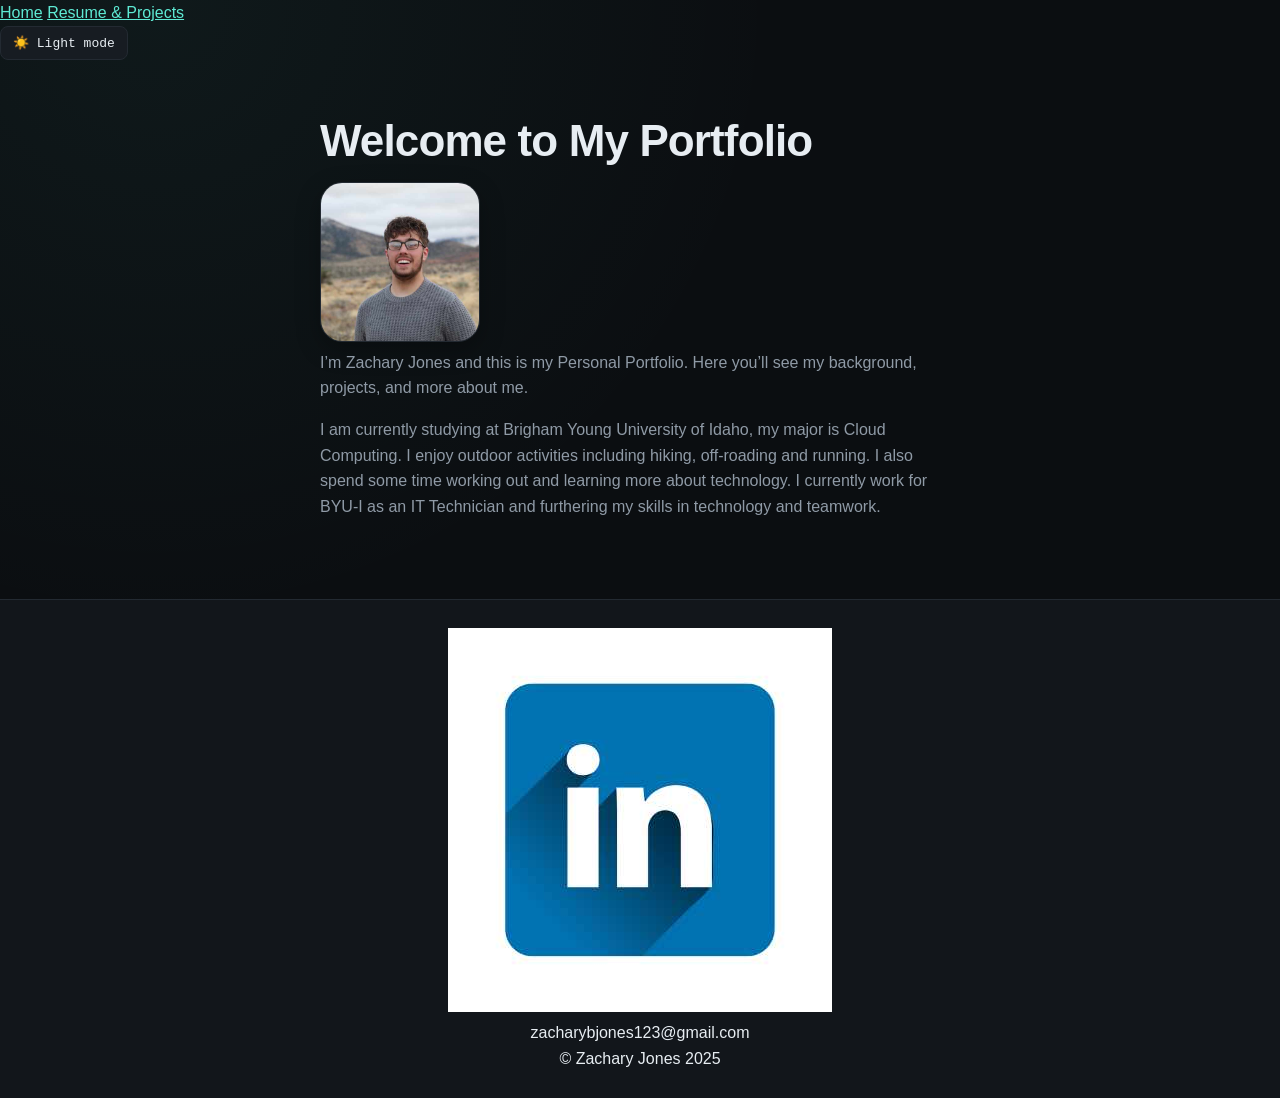
<file: index.html>
<!DOCTYPE html>
<html lang="en">
<head>
  <meta charset="UTF-8">
  <title>My Personal Portfolio</title>
  <meta name="viewport" content="width=device-width, initial-scale=1">
  <meta name="description" content="A personal portfolio site showcasing my resume, projects, and accomplishments.">
  <meta name="author" content="Zachary Jones">
  <!-- External CSS File -->
  <link rel="stylesheet" href="portfolio.css">
</head>
<body class="home">
  <div class="wrapper">
  <header>
    <nav>
      <a href="index.html">Home</a>
      <a href="resume.html">Resume &amp; Projects</a>
    </nav>
    <button class="toggle-button" id="darkModeToggle">Toggle Dark/Light Mode</button>
    </header>
  </header>
  <div class="container">
    <h1>Welcome to My Portfolio</h1>
    <!-- Placeholder for your picture -->
    <img src="ProfassionalPicture.jpg" alt="A picture the author of the page, Zachary Jones" width="600" height="400" class="profile-pic">
    <p>I’m Zachary Jones and this is my Personal Portfolio. Here you’ll see my background, projects, and more about me.</p>
    <p>I am currently studying at Brigham Young University of Idaho, my major is Cloud Computing. I enjoy outdoor activities including hiking, off-roading and running. I also spend some time working out and learning more about technology. I currently work for BYU-I as an IT Technician and furthering my skills in technology and teamwork.</p>

  </div>
  <footer>
    <div class="footer-item">
      <a href="https://www.linkedin.com/in/zachary-jones11/" target="_blank">
        <img src="linked-in.jpg" alt="LinkedIn Logo" />
      </a>
    </div>
    <div class="footer-item email">
      <div>zacharybjones123@gmail.com</div>
    </div>
    <div class="footer-item">
      &copy; Zachary Jones 2025
    </div>
  </footer>
</div>
  <!-- Include our dynamic script file -->
  <script src="portfolio.js"></script>
</body>
</html>
</file>
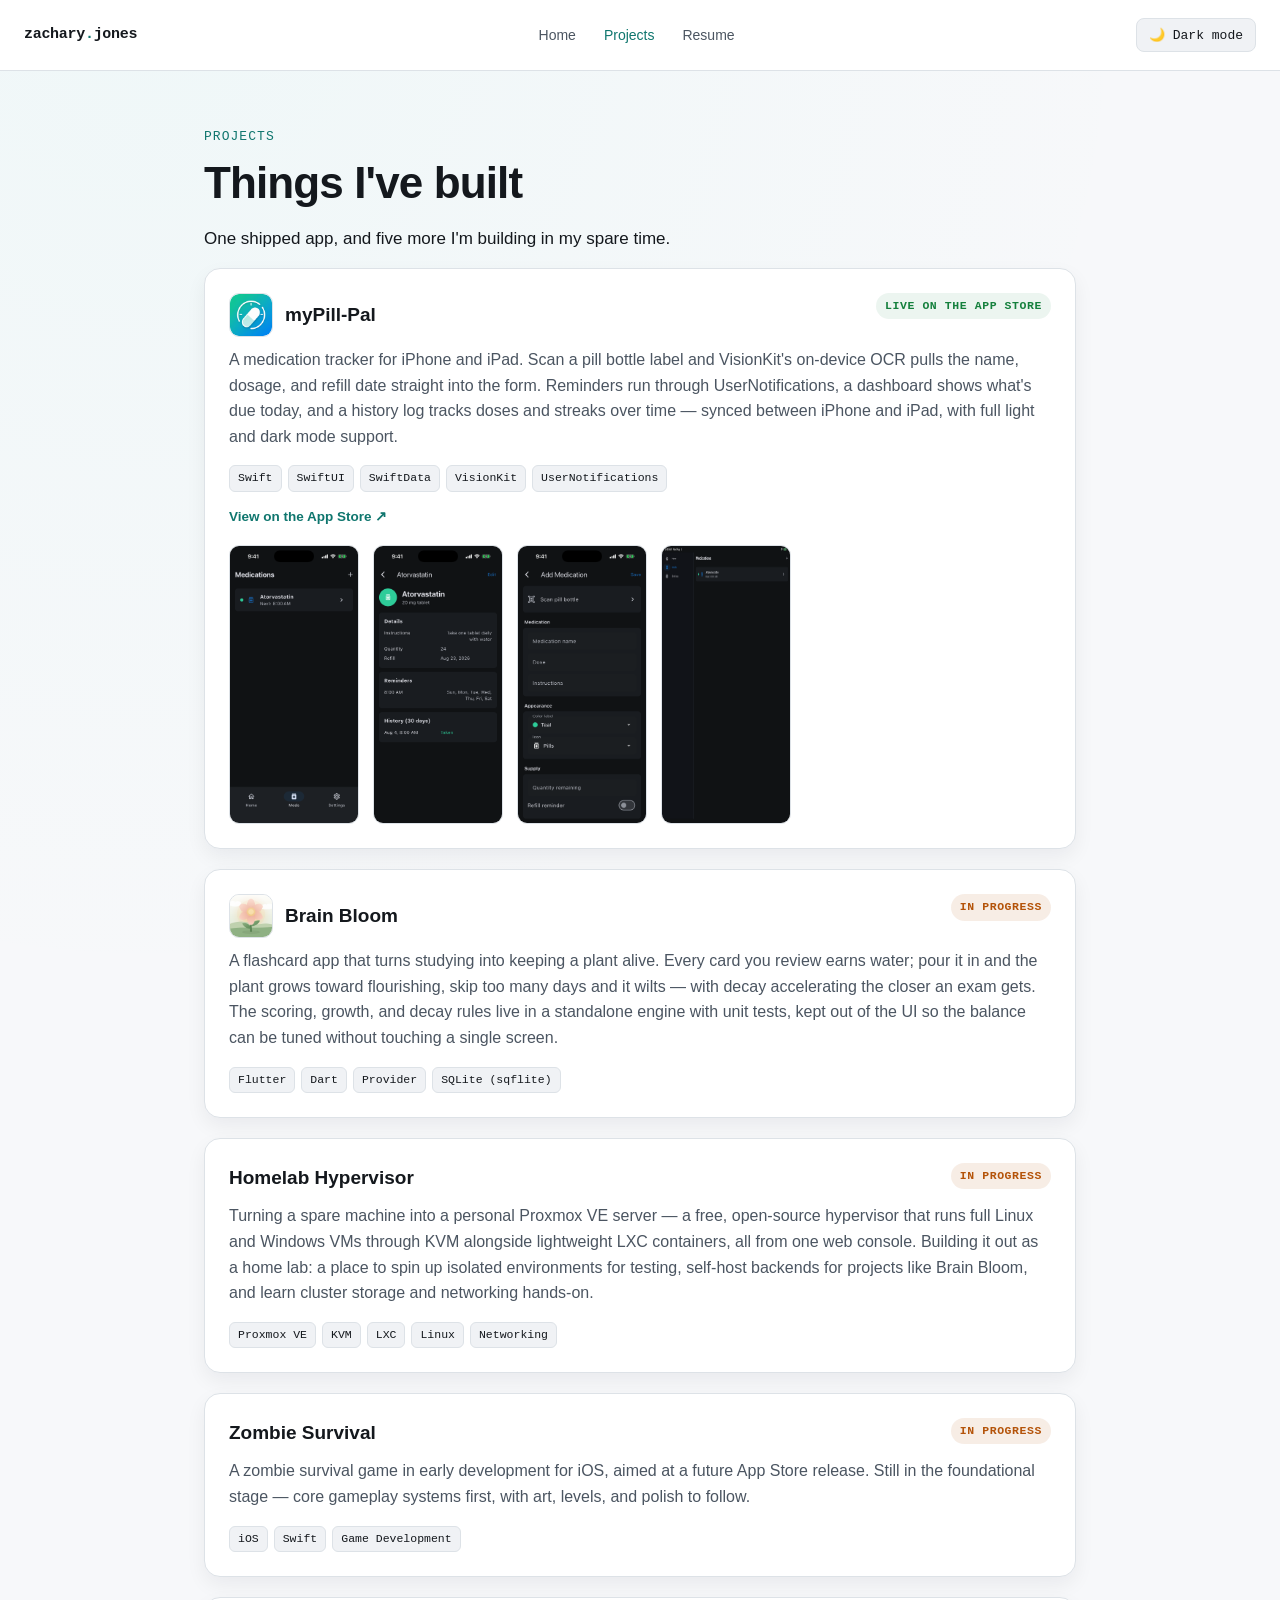
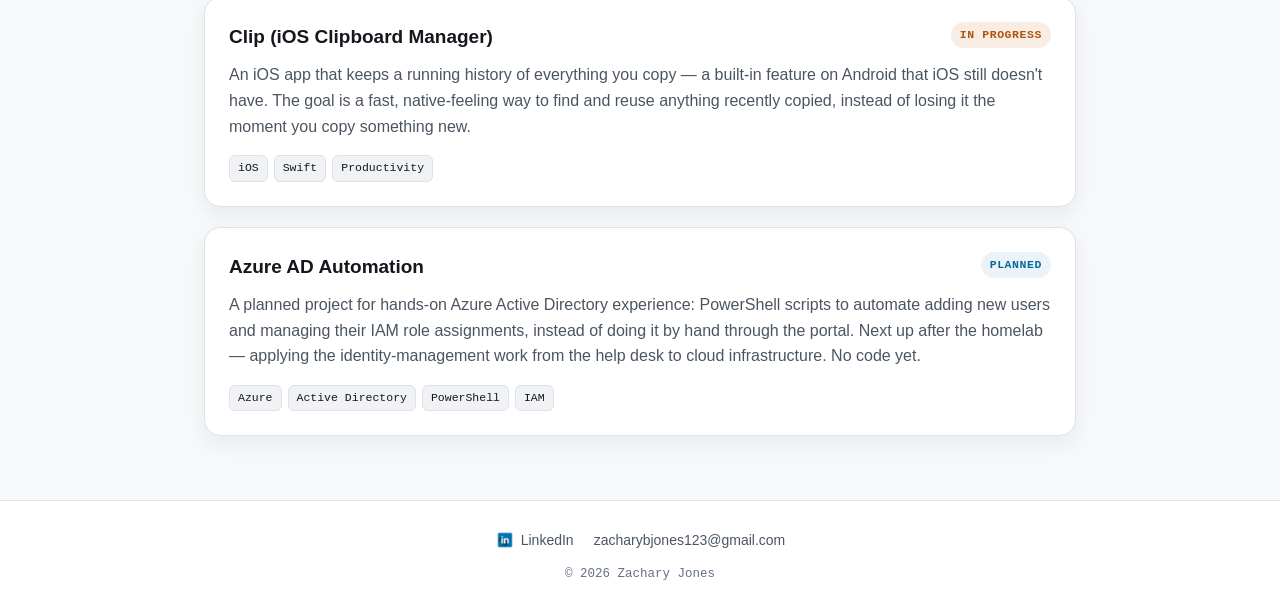
<file: projects.html>
<!DOCTYPE html>
<html lang="en">
<head>
  <meta charset="UTF-8">
  <title>Projects — Zachary Jones</title>
  <meta name="viewport" content="width=device-width, initial-scale=1">
  <meta name="description" content="Projects by Zachary Jones — a published iOS app, a Flutter app in progress, and a self-hosted Proxmox homelab.">
  <meta name="author" content="Zachary Jones">
  <meta name="theme-color" content="#0b0e11">
  <link rel="icon" href="favicon.ico">
  <script>
    (function () {
      try {
        var stored = localStorage.getItem("theme");
        var light = stored ? stored === "light" : window.matchMedia("(prefers-color-scheme: light)").matches;
        if (light) document.documentElement.classList.add("light-mode");
      } catch (e) {}
    })();
  </script>
  <link rel="stylesheet" href="portfolio.css">
</head>
<body>
  <a class="skip-link" href="#main">Skip to content</a>
  <div class="wrapper">
    <header class="site-header">
      <a class="brand" href="index.html">zachary<span>.</span>jones</a>
      <input type="checkbox" id="navToggle" class="nav-toggle">
      <label for="navToggle" class="nav-toggle-label" aria-label="Toggle navigation menu">
        <svg width="20" height="20" viewBox="0 0 20 20" fill="none" stroke-width="2" stroke-linecap="round">
          <line x1="2" y1="5" x2="18" y2="5"></line>
          <line x1="2" y1="10" x2="18" y2="10"></line>
          <line x1="2" y1="15" x2="18" y2="15"></line>
        </svg>
      </label>
      <nav class="site-nav" aria-label="Primary">
        <a href="index.html">Home</a>
        <a href="projects.html" aria-current="page">Projects</a>
        <a href="resume.html">Resume</a>
      </nav>
      <div class="header-actions">
        <button class="toggle-button" id="darkModeToggle" aria-pressed="false">☀️ Light mode</button>
      </div>
    </header>

    <main id="main">
      <div class="container">
        <p class="eyebrow">Projects</p>
        <h1>Things I've built</h1>
        <p class="lede">One shipped app, and five more I'm building in my spare time.</p>

        <div class="projects-grid" id="projectsSection"></div>
      </div>
    </main>

    <footer>
      <div class="footer-links">
        <a href="https://www.linkedin.com/in/zachary-jones11/" target="_blank" rel="noopener noreferrer">
          <img class="footer-icon" src="linked-in.jpg" alt="" />
          LinkedIn
        </a>
        <a id="contactEmail" href="#">Loading…</a>
      </div>
      <div class="footer-copy">&copy; 2026 Zachary Jones</div>
    </footer>
  </div>
  <script src="portfolio.js" defer></script>
</body>
</html>
</file>
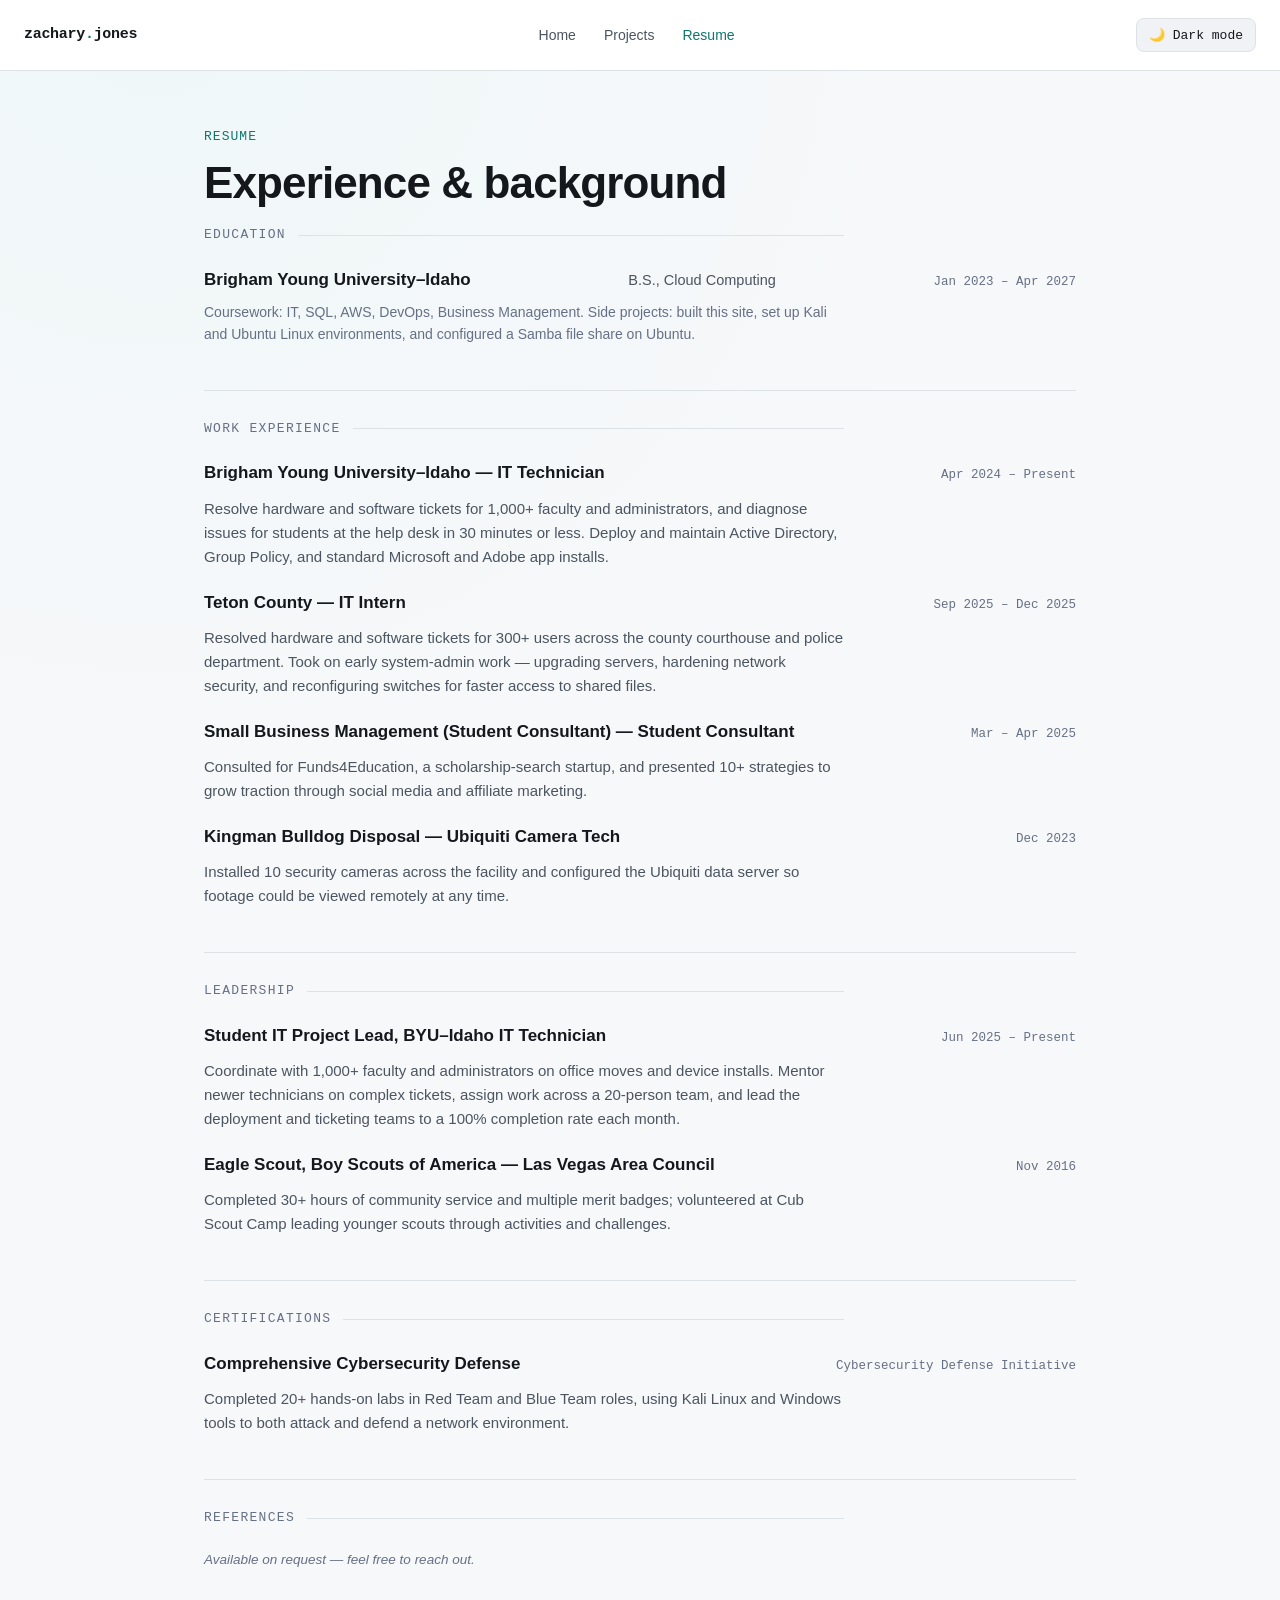
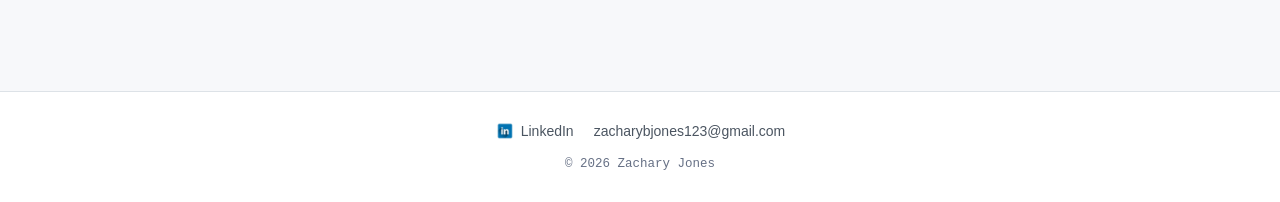
<file: resume.html>
<!DOCTYPE html>
<html lang="en">
<head>
  <meta charset="UTF-8">
  <title>Resume — Zachary Jones</title>
  <meta name="viewport" content="width=device-width, initial-scale=1">
  <meta name="description" content="Resume for Zachary Jones — education, work experience, and leadership.">
  <meta name="author" content="Zachary Jones">
  <meta name="theme-color" content="#0b0e11">
  <link rel="icon" href="favicon.ico">
  <script>
    (function () {
      try {
        var stored = localStorage.getItem("theme");
        var light = stored ? stored === "light" : window.matchMedia("(prefers-color-scheme: light)").matches;
        if (light) document.documentElement.classList.add("light-mode");
      } catch (e) {}
    })();
  </script>
  <link rel="stylesheet" href="portfolio.css">
</head>
<body>
  <a class="skip-link" href="#main">Skip to content</a>
  <div class="wrapper">
    <header class="site-header">
      <a class="brand" href="index.html">zachary<span>.</span>jones</a>
      <input type="checkbox" id="navToggle" class="nav-toggle">
      <label for="navToggle" class="nav-toggle-label" aria-label="Toggle navigation menu">
        <svg width="20" height="20" viewBox="0 0 20 20" fill="none" stroke-width="2" stroke-linecap="round">
          <line x1="2" y1="5" x2="18" y2="5"></line>
          <line x1="2" y1="10" x2="18" y2="10"></line>
          <line x1="2" y1="15" x2="18" y2="15"></line>
        </svg>
      </label>
      <nav class="site-nav" aria-label="Primary">
        <a href="index.html">Home</a>
        <a href="projects.html">Projects</a>
        <a href="resume.html" aria-current="page">Resume</a>
      </nav>
      <div class="header-actions">
        <button class="toggle-button" id="darkModeToggle" aria-pressed="false">☀️ Light mode</button>
      </div>
    </header>

    <main id="main">
      <div class="container" id="resumeSection">
        <p class="eyebrow">Resume</p>
        <h1>Experience &amp; background</h1>

        <section class="resume-block" aria-labelledby="education-heading">
          <p class="section-title" id="education-heading">Education</p>
          <div id="education"></div>
        </section>

        <section class="resume-block" aria-labelledby="work-heading">
          <p class="section-title" id="work-heading">Work Experience</p>
          <div id="work"></div>
        </section>

        <section class="resume-block" aria-labelledby="leadership-heading">
          <p class="section-title" id="leadership-heading">Leadership</p>
          <div id="leadership"></div>
        </section>

        <section class="resume-block" aria-labelledby="certifications-heading">
          <p class="section-title" id="certifications-heading">Certifications</p>
          <div id="certifications"></div>
        </section>

        <section aria-labelledby="references-heading">
          <p class="section-title" id="references-heading">References</p>
          <p class="note">Available on request — feel free to reach out.</p>
        </section>
      </div>
    </main>

    <footer>
      <div class="footer-links">
        <a href="https://www.linkedin.com/in/zachary-jones11/" target="_blank" rel="noopener noreferrer">
          <img class="footer-icon" src="linked-in.jpg" alt="" />
          LinkedIn
        </a>
        <a id="contactEmail" href="#">Loading…</a>
      </div>
      <div class="footer-copy">&copy; 2026 Zachary Jones</div>
    </footer>
  </div>
  <script src="portfolio.js" defer></script>
</body>
</html>
</file>
<file: portfolio.css>
/* ==========================================================================
   Zachary Jones — Portfolio
   Design tokens + base styles first, components after, mobile last.
   ========================================================================== */

:root {
  --bg: #0b0e11;
  --bg-elev: #12161b;
  --bg-elev-2: #171c22;
  --border: #232a32;
  --text: #e7edf2;
  --text-dim: #8f9aa6;
  --text-faint: #838f9b;
  --accent: #5eead4;
  --accent-dim: #2f7a6d;
  --accent-ink: #06201c;
  --status-live: #86efac;
  --status-live-bg: rgba(134, 239, 172, 0.1);
  --status-progress: #fbbf24;
  --status-progress-bg: rgba(251, 191, 36, 0.1);
  --status-planned: #7dd3fc;
  --status-planned-bg: rgba(125, 211, 252, 0.1);
  --radius: 10px;
  --radius-lg: 16px;
  --font-sans: -apple-system, BlinkMacSystemFont, "Segoe UI", Roboto, Helvetica, Arial, sans-serif;
  --font-mono: ui-monospace, SFMono-Regular, "SF Mono", Menlo, Consolas, monospace;
  --shadow-card: 0 1px 0 rgba(255, 255, 255, 0.02) inset, 0 8px 24px rgba(0, 0, 0, 0.28);
  --max-width: 920px;
  color-scheme: dark;
}

/* Light mode overrides */
.light-mode {
  --bg: #f7f8fa;
  --bg-elev: #ffffff;
  --bg-elev-2: #f0f2f5;
  --border: #dde2e7;
  --text: #14181d;
  --text-dim: #4b5561;
  --text-faint: #667085;
  --accent: #0f766e;
  --accent-dim: #0f766e;
  --accent-ink: #ffffff;
  --status-live: #15803d;
  --status-live-bg: rgba(21, 128, 61, 0.08);
  --status-progress: #b45309;
  --status-progress-bg: rgba(180, 83, 9, 0.1);
  --status-planned: #0369a1;
  --status-planned-bg: rgba(3, 105, 161, 0.08);
  --shadow-card: 0 1px 0 rgba(255, 255, 255, 0.6) inset, 0 8px 20px rgba(20, 24, 29, 0.06);
  color-scheme: light;
}

* {
  box-sizing: border-box;
}

html {
  scroll-behavior: smooth;
}

body {
  margin: 0;
  padding: 0;
  font-family: var(--font-sans);
  background:
    radial-gradient(circle at 12% 0%, rgba(94, 234, 212, 0.05), transparent 40%),
    var(--bg);
  color: var(--text);
  line-height: 1.6;
  transition: background-color 0.2s ease, color 0.2s ease;
  -webkit-font-smoothing: antialiased;
}

.wrapper {
  min-height: 100vh;
  display: flex;
  flex-direction: column;
}

a {
  color: var(--accent);
}

.visually-hidden {
  position: absolute;
  width: 1px;
  height: 1px;
  overflow: hidden;
  clip: rect(0 0 0 0);
  white-space: nowrap;
}

.skip-link {
  position: absolute;
  left: 12px;
  top: -48px;
  background: var(--accent);
  color: var(--accent-ink);
  padding: 10px 14px;
  border-radius: var(--radius);
  font-weight: 600;
  text-decoration: none;
  transition: top 0.15s ease;
  z-index: 100;
}
.skip-link:focus {
  top: 12px;
}

/* ---------- Header / nav ---------- */
header.site-header {
  background: var(--bg-elev);
  border-bottom: 1px solid var(--border);
  padding: 16px 24px;
  display: flex;
  align-items: center;
  justify-content: space-between;
  position: sticky;
  top: 0;
  z-index: 10;
  backdrop-filter: saturate(140%) blur(8px);
}

.brand {
  font-family: var(--font-mono);
  font-weight: 600;
  font-size: 15px;
  color: var(--text);
  text-decoration: none;
  letter-spacing: -0.02em;
}
.brand span {
  color: var(--accent);
}

nav.site-nav {
  display: flex;
  align-items: center;
  gap: 4px;
}

nav.site-nav a {
  color: var(--text-dim);
  text-decoration: none;
  font-size: 14px;
  font-weight: 500;
  padding: 8px 12px;
  border-radius: 8px;
  transition: color 0.15s ease, background-color 0.15s ease;
}
nav.site-nav a:hover {
  color: var(--text);
  background: var(--bg-elev-2);
}
nav.site-nav a[aria-current="page"] {
  color: var(--accent);
}

.header-actions {
  display: flex;
  align-items: center;
  gap: 8px;
}

.toggle-button {
  padding: 8px 12px;
  background: var(--bg-elev-2);
  color: var(--text);
  border: 1px solid var(--border);
  border-radius: 8px;
  cursor: pointer;
  font-size: 13px;
  font-family: var(--font-mono);
  display: inline-flex;
  align-items: center;
  gap: 6px;
  transition: border-color 0.15s ease;
}
.toggle-button:hover {
  border-color: var(--accent-dim);
}

/* Mobile nav toggle (hidden checkbox trick) */
.nav-toggle {
  display: none;
}
.nav-toggle-label {
  display: none;
  cursor: pointer;
  padding: 8px;
  border-radius: 8px;
  border: 1px solid var(--border);
  background: var(--bg-elev-2);
}
.nav-toggle-label svg {
  display: block;
  stroke: var(--text);
}

/* ---------- Main content ---------- */
main {
  flex: 1;
}

.container {
  max-width: var(--max-width);
  margin: 0 auto;
  padding: 56px 24px 24px;
}

.eyebrow {
  font-family: var(--font-mono);
  font-size: 13px;
  color: var(--accent);
  text-transform: uppercase;
  letter-spacing: 0.08em;
  margin: 0 0 10px;
}

h1 {
  font-size: clamp(32px, 5vw, 44px);
  line-height: 1.15;
  margin: 0 0 16px;
  letter-spacing: -0.02em;
}

h2 {
  font-size: 22px;
  margin: 0 0 4px;
  letter-spacing: -0.01em;
}

h3 {
  font-size: 17px;
  margin: 0 0 4px;
}

.section-title {
  font-size: 13px;
  font-family: var(--font-mono);
  color: var(--text-faint);
  text-transform: uppercase;
  letter-spacing: 0.1em;
  margin: 0 0 20px;
  display: flex;
  align-items: center;
  gap: 12px;
}
.section-title::after {
  content: "";
  flex: 1;
  height: 1px;
  background: var(--border);
}

p {
  max-width: 640px;
  margin: 0 0 16px;
  color: var(--text-dim);
}

.lede {
  font-size: 17px;
  color: var(--text);
  max-width: 640px;
}

section {
  margin-bottom: 56px;
}

/* ---------- Home hero ---------- */
.hero {
  display: grid;
  grid-template-columns: auto 1fr;
  gap: 32px;
  align-items: center;
  margin-bottom: 48px;
}

.profile-pic {
  width: 160px;
  height: 160px;
  border-radius: 22px;
  object-fit: cover;
  border: 1px solid var(--border);
  box-shadow: var(--shadow-card);
}

.hero-text p {
  max-width: 560px;
}

.cta-row {
  display: flex;
  gap: 12px;
  margin-top: 20px;
  flex-wrap: wrap;
}

.btn {
  display: inline-flex;
  align-items: center;
  gap: 6px;
  padding: 10px 18px;
  border-radius: 8px;
  text-decoration: none;
  font-size: 14px;
  font-weight: 600;
  border: 1px solid transparent;
  transition: transform 0.12s ease, border-color 0.12s ease, background-color 0.12s ease;
}
.btn:hover {
  transform: translateY(-1px);
}
.btn-primary {
  background: var(--accent);
  color: var(--accent-ink);
}
.btn-primary:hover {
  background: var(--accent);
  filter: brightness(1.06);
}
.btn-secondary {
  background: transparent;
  color: var(--text);
  border-color: var(--border);
}
.btn-secondary:hover {
  border-color: var(--accent-dim);
  color: var(--accent);
}

/* ---------- About text ---------- */
.about p {
  max-width: 680px;
}

/* ---------- Skills ---------- */
.skills-grid {
  display: grid;
  grid-template-columns: repeat(auto-fit, minmax(220px, 1fr));
  gap: 16px;
}

.skill-card {
  background: var(--bg-elev);
  border: 1px solid var(--border);
  border-radius: var(--radius-lg);
  padding: 18px 20px;
}

.skill-card h3 {
  font-family: var(--font-mono);
  font-size: 13px;
  color: var(--text-faint);
  text-transform: uppercase;
  letter-spacing: 0.06em;
  margin-bottom: 12px;
}

.chip-row {
  display: flex;
  flex-wrap: wrap;
  gap: 8px;
}

.chip {
  font-family: var(--font-mono);
  font-size: 12.5px;
  padding: 5px 10px;
  background: var(--bg-elev-2);
  border: 1px solid var(--border);
  border-radius: 6px;
  color: var(--text);
}

/* ---------- Projects ---------- */
.projects-grid {
  display: grid;
  gap: 20px;
}

.project-card {
  background: var(--bg-elev);
  border: 1px solid var(--border);
  border-radius: var(--radius-lg);
  padding: 24px;
  box-shadow: var(--shadow-card);
}

.project-head {
  display: flex;
  align-items: flex-start;
  justify-content: space-between;
  gap: 16px;
  flex-wrap: wrap;
  margin-bottom: 6px;
}

.project-title-row {
  display: flex;
  align-items: center;
  gap: 12px;
}

.project-icon {
  width: 44px;
  height: 44px;
  border-radius: 10px;
  object-fit: cover;
  border: 1px solid var(--border);
  flex-shrink: 0;
}

.project-title-row h3 {
  font-size: 19px;
  margin: 0;
}

.status-badge {
  font-family: var(--font-mono);
  font-size: 11.5px;
  padding: 4px 9px;
  border-radius: 999px;
  text-transform: uppercase;
  letter-spacing: 0.05em;
  white-space: nowrap;
  font-weight: 600;
}
.status-live {
  color: var(--status-live);
  background: var(--status-live-bg);
}
.status-progress {
  color: var(--status-progress);
  background: var(--status-progress-bg);
}
.status-planned {
  color: var(--status-planned);
  background: var(--status-planned-bg);
}

.project-card p {
  max-width: 100%;
  margin-top: 10px;
}

.project-links {
  display: flex;
  gap: 14px;
  margin-top: 14px;
  flex-wrap: wrap;
}

.project-links a {
  font-size: 13.5px;
  font-weight: 600;
  text-decoration: none;
  display: inline-flex;
  align-items: center;
  gap: 5px;
}
.project-links a:hover {
  text-decoration: underline;
}

.tag-row {
  display: flex;
  flex-wrap: wrap;
  gap: 6px;
  margin-top: 14px;
}
.tag-row .chip {
  font-size: 11.5px;
  padding: 3px 8px;
}

.screenshots {
  display: flex;
  flex-wrap: wrap;
  gap: 14px;
  margin-top: 18px;
}
.screenshots img {
  width: 130px;
  height: auto;
  border-radius: 10px;
  border: 1px solid var(--border);
  cursor: zoom-in;
  transition: border-color 0.15s ease;
}
.screenshots img:hover {
  border-color: var(--accent-dim);
}

/* Lightbox */
.lightbox {
  position: fixed;
  inset: 0;
  background: rgba(4, 6, 8, 0.86);
  display: none;
  align-items: center;
  justify-content: center;
  z-index: 200;
  padding: 32px;
}
.lightbox.open {
  display: flex;
}
.lightbox img {
  max-width: min(90vw, 480px);
  max-height: 86vh;
  border-radius: 14px;
  box-shadow: 0 20px 60px rgba(0, 0, 0, 0.5);
}
.lightbox-close {
  position: absolute;
  top: 20px;
  right: 24px;
  background: none;
  border: none;
  color: #fff;
  font-size: 28px;
  cursor: pointer;
  line-height: 1;
  padding: 8px;
}

/* ---------- Resume ---------- */
.resume-block {
  margin-bottom: 28px;
  padding-bottom: 28px;
  border-bottom: 1px solid var(--border);
}
.resume-block:last-child {
  border-bottom: none;
}

.resume-entry {
  margin-bottom: 20px;
}
.resume-entry:last-child {
  margin-bottom: 0;
}

.resume-entry-head {
  display: flex;
  justify-content: space-between;
  align-items: baseline;
  gap: 12px;
  flex-wrap: wrap;
}

.resume-entry-head h3 {
  color: var(--text);
}

.resume-role {
  color: var(--text-dim);
  font-size: 14.5px;
}

.resume-duration {
  font-family: var(--font-mono);
  font-size: 12.5px;
  color: var(--text-faint);
  white-space: nowrap;
}

.resume-desc {
  margin-top: 6px;
  font-size: 15px;
}

.resume-details {
  font-size: 14px;
  color: var(--text-faint);
  margin-top: 4px;
}

ul.plain-list {
  list-style: none;
  padding: 0;
  margin: 0;
}
ul.plain-list li {
  color: var(--text-dim);
  padding: 8px 0;
  border-bottom: 1px solid var(--border);
  font-size: 14.5px;
}
ul.plain-list li:last-child {
  border-bottom: none;
}
ul.plain-list li::before {
  content: "› ";
  color: var(--accent);
  font-family: var(--font-mono);
}

.note {
  font-size: 13.5px;
  color: var(--text-faint);
  font-style: italic;
}

/* ---------- Footer ---------- */
footer {
  background: var(--bg-elev);
  border-top: 1px solid var(--border);
  padding: 28px 24px;
  text-align: center;
  margin-top: 40px;
}

.footer-links {
  display: flex;
  justify-content: center;
  align-items: center;
  gap: 20px;
  flex-wrap: wrap;
  margin-bottom: 12px;
}

.footer-links a {
  color: var(--text-dim);
  text-decoration: none;
  font-size: 14px;
  display: inline-flex;
  align-items: center;
  gap: 6px;
}
.footer-links a:hover {
  color: var(--accent);
}

footer img.footer-icon {
  width: 20px;
  height: 20px;
  border-radius: 4px;
  vertical-align: middle;
}

.footer-copy {
  font-size: 12.5px;
  color: var(--text-faint);
  font-family: var(--font-mono);
}

/* ---------- Focus states (a11y) ---------- */
a:focus-visible,
button:focus-visible,
.nav-toggle-label:focus-visible {
  outline: 2px solid var(--accent);
  outline-offset: 2px;
  border-radius: 4px;
}

/* ---------- Mobile ---------- */
@media only screen and (max-width: 640px) {
  header.site-header {
    padding: 14px 16px;
  }

  .nav-toggle-label {
    display: inline-flex;
  }

  nav.site-nav {
    position: absolute;
    top: 100%;
    left: 0;
    right: 0;
    background: var(--bg-elev);
    border-bottom: 1px solid var(--border);
    flex-direction: column;
    align-items: stretch;
    padding: 8px 16px 16px;
    gap: 2px;
    display: none;
  }
  nav.site-nav a {
    padding: 12px;
  }
  .nav-toggle:checked ~ nav.site-nav {
    display: flex;
  }

  .container {
    padding: 40px 18px 18px;
  }

  .hero {
    grid-template-columns: 1fr;
    text-align: center;
    justify-items: center;
  }
  .hero-text p {
    margin-left: auto;
    margin-right: auto;
  }
  .cta-row {
    justify-content: center;
  }

  .profile-pic {
    width: 128px;
    height: 128px;
  }

  .project-head {
    flex-direction: column;
  }

  .resume-entry-head {
    flex-direction: column;
    gap: 2px;
  }

  .screenshots img {
    width: 104px;
  }
}
</file>
